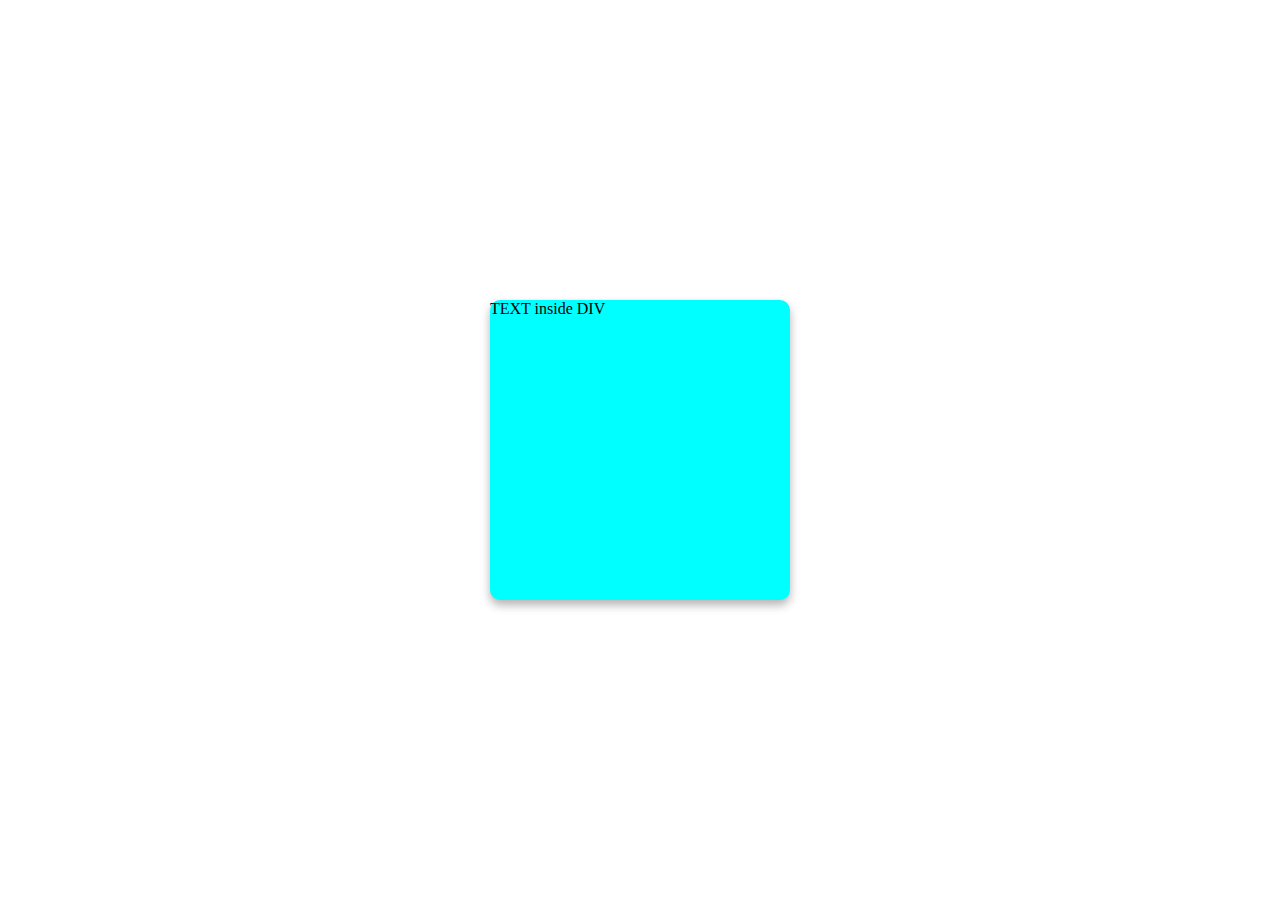
<file: 3rd class/index.html>
<!-- <!DOCTYPE html>
<html lang="en">

<head>
  <meta charset="UTF-8">
  <meta name="viewport" content="width=device-width, initial-scale=1.0">
  <title>Document</title>
  <link rel="stylesheet" href="style.css">
</head>

<body>
  <form action="/submit" method="post">
    <button type="submit" id="btn">Submit</button>
  </form>
</body>

</html> -->

<!DOCTYPE html>
<html lang="en">

<head>
  <meta charset="UTF-8">
  <meta name="viewport" content="width=device-width, initial-scale=1.0">
  <title>Document</title>
  <link rel="stylesheet" href="style.css">
</head>

<body>
  <div id="div1">
    TEXT inside DIV
  </div>
</body>

</html>
</file>
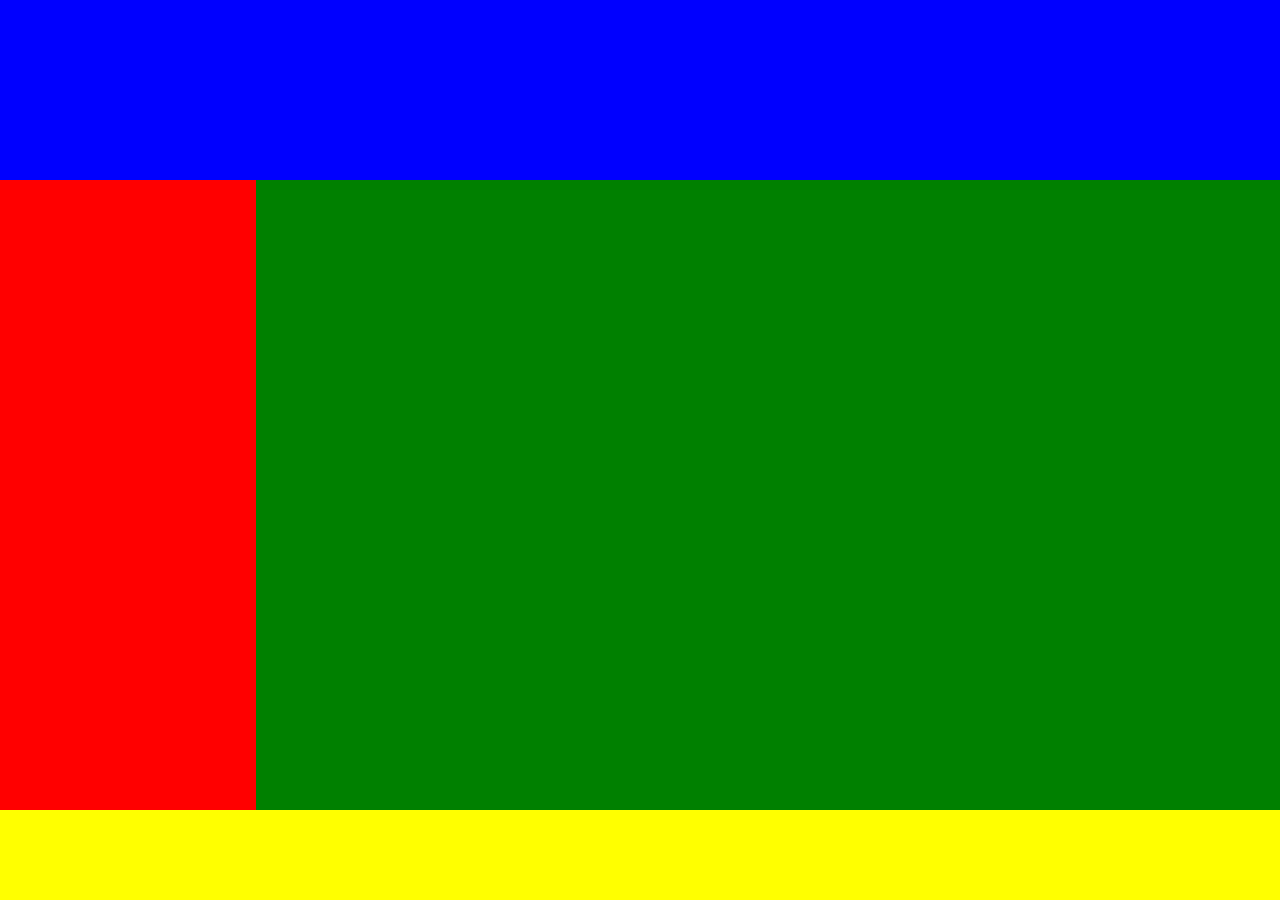
<file: 5th class/index.html>
<!DOCTYPE html>
<html lang="en">

<head>
  <meta charset="UTF-8">
  <meta name="viewport" content="width=device-width, initial-scale=1.0">
  <title>Document</title>
  <link rel="stylesheet" href="style.css">
</head>

<body>
  <div id="parent">
    <div id="header">

    </div>
    <div id="middle">
      <div id="middle_left">

      </div>
      <div id="middle_right">

      </div>
    </div>
    <div id="footer">

    </div>
  </div>

</body>

</html>
</file>
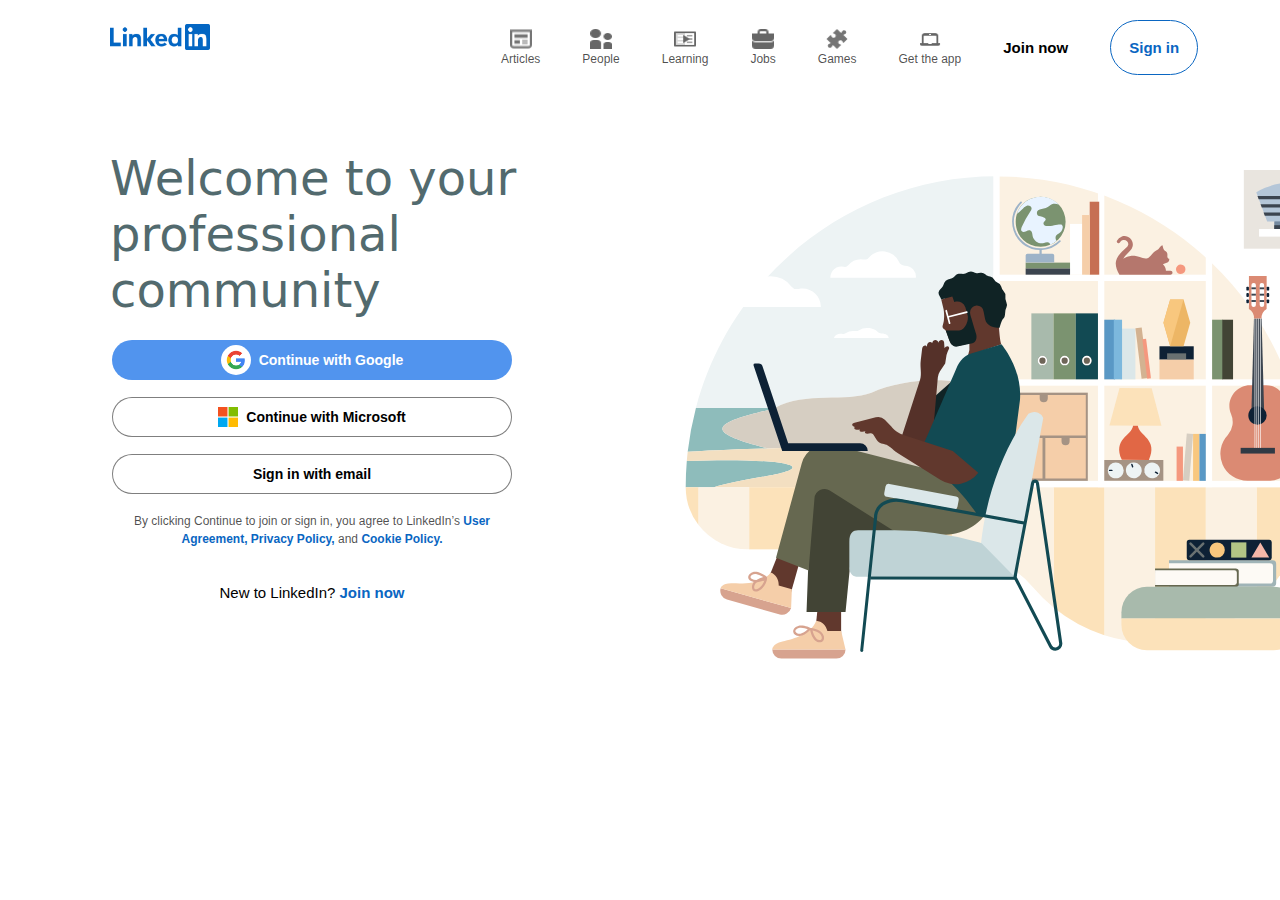
<file: 6th class/index.html>
<!DOCTYPE html>
<html lang="en">

<head>
  <meta charset="UTF-8">
  <meta name="viewport" content="width=device-width, initial-scale=1.0">
  <title>LinkedIn: Log In or Sign Up</title>
  <link rel="stylesheet" href="style.css">
</head>

<body>
  <div id="parent">
    <div id="div_top">
      <div id="div_top_left">
        <img src="linkedin.png" id="linkedin_logo">
      </div>
      <div id="div_top_right">
        <table id="tble1">
          <tr>
            <td><img class="top_icons" src="img/article.png"><br>Articles</td>
            <td><img class="top_icons" src="img/people.png"><br>People</td>
            <td><img class="top_icons" src="img/learning.png"><br>Learning</td>
            <td><img class="top_icons" src="img/jobs.png"><br>Jobs</td>
            <td><img class="top_icons" src="img/games.png"><br>Games</td>
            <td><img class="top_icons" src="img/get_app.png"><br>Get the app</td>
            <td><button id="btn3">Join now</button></td>
            <td><button id="btn4">Sign in</button></td>

          </tr>
        </table>
      </div>
    </div>

    <div id="div_bottom">
      <div id="div_bottom_left">
        <div id="div_top_textbox">
          <label id="box_text1">Welcome to your professional community</label>
          <table style="margin-top:20px; width: 15vw;">
            <tr>
              <td><button type="button" id="btn1"><img src="google.webp"
                    style="width: 20px;height: 20px; background-color: white; border-radius: 50%; padding: 5px;">
                  Continue with Google</button></td>
            </tr>
            <tr>
              <td><button type="button" class="btn2"><img src="microsoft.png" style="width: 20px;height: 20px; ">
                  Continue with Microsoft</button></td>
            </tr>
            <tr>
              <td><button type="button" class="btn2">Sign in with email</button></td>
            </tr>
            <tr>
              <td style="text-align: center;"><label id="box_text2">By clicking Continue to join or sign in, you agree
                  to LinkedIn’s <span class="box_text3">User Agreement, Privacy Policy,</span> and <span
                    class="box_text3">Cookie Policy.</span></label></td>
            </tr>
            <tr>
              <td style="text-align: center; padding-top: 20px;"><span id="box_text3">New to LinkedIn? <span
                    id="box_text4">Join now</span></span></td>
            </tr>

          </table>
        </div>
      </div>
      <div id="div_bottom_right">

      </div>

    </div>
  </div>
</body>

</html>
</file>
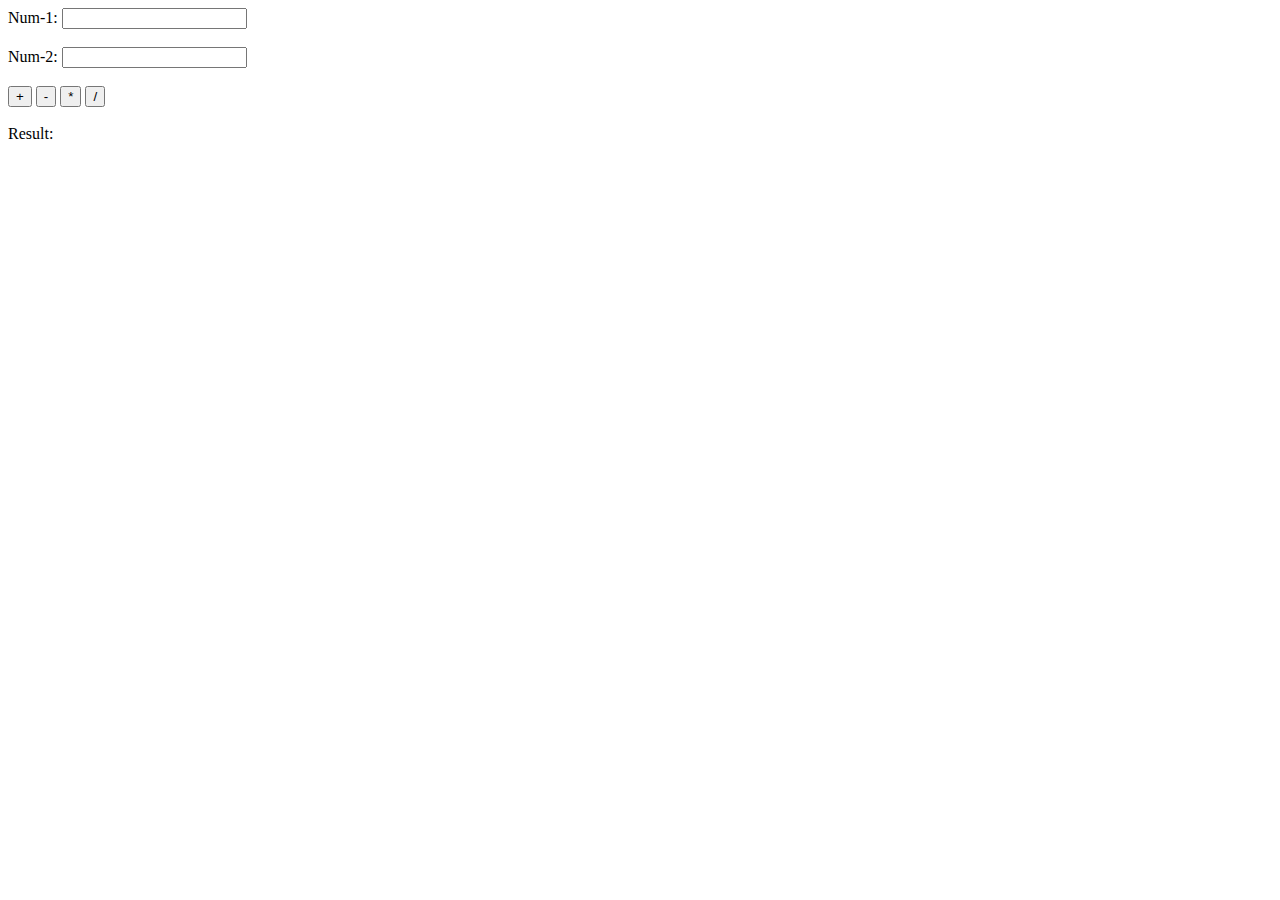
<file: 7th class/index.html>
<!DOCTYPE html>
<html lang="en">

<head>
  <meta charset="UTF-8">
  <meta name="viewport" content="width=device-width, initial-scale=1.0">
  <script src="script.js" defer></script>
</head>

<body>
  Num-1: <input type="text" id="num1">
  <br><br>
  Num-2: <input type="text" id="num2">
  <br><br>

  <button onclick="calculate('+')">+</button>
  <button onclick="calculate('-')">-</button>
  <button onclick="calculate('*')">*</button>
  <button onclick="calculate('/')">/</button>
  <br><br>

  Result: <span id="result"></span>
</body>

</html>
</file>
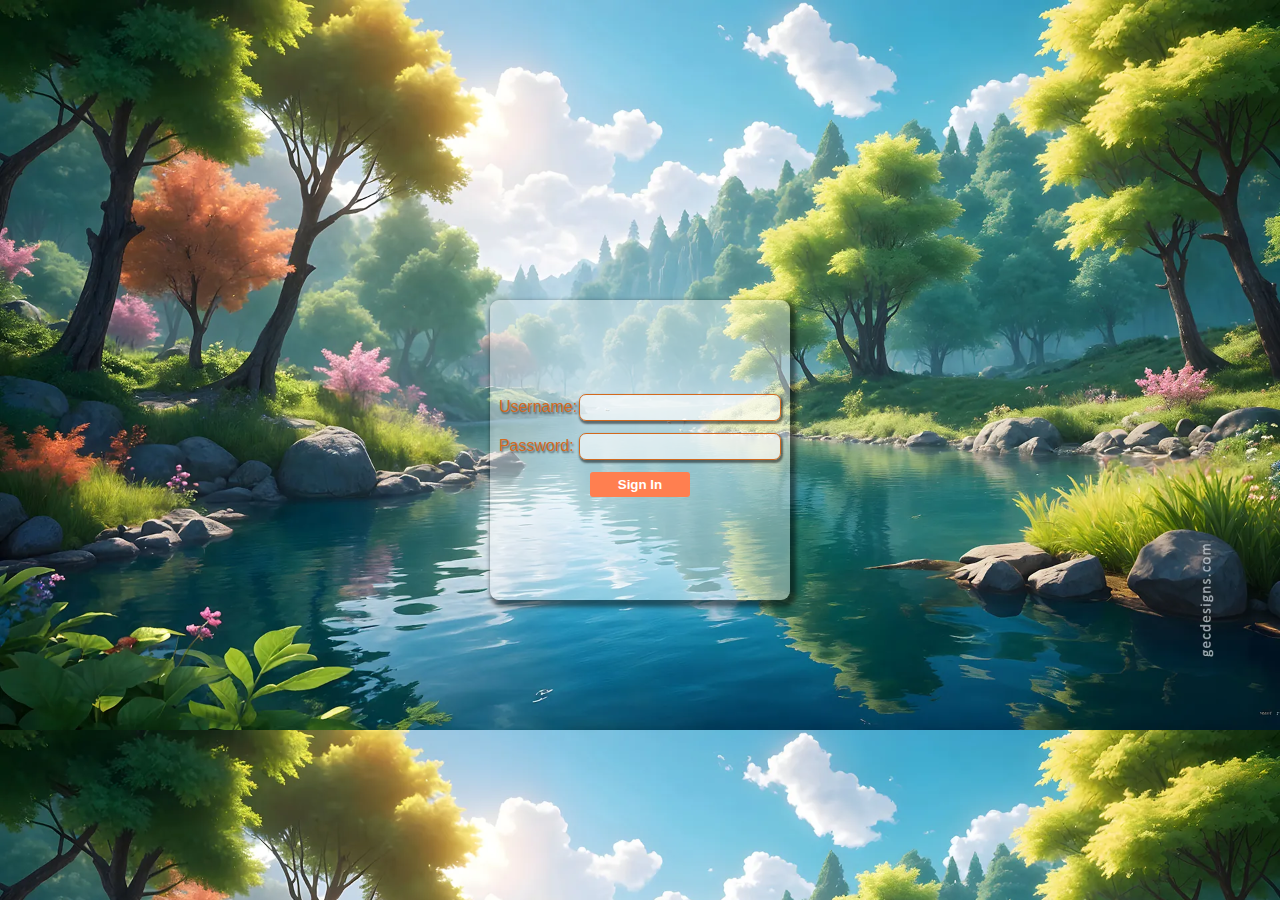
<file: 4th class/2/index.html>
<!DOCTYPE html>
<html lang="en">

<head>
  <meta charset="UTF-8">
  <meta name="viewport" content="width=device-width, initial-scale=1.0">
  <title>Document</title>
  <link rel="stylesheet" href="style.css">
</head>

<body>
  <div id="div1">
    <table>
      <tr>
        <td><label class="txt1">Username:</label></td>
        <td><input type="text" class="design1"></td>
      </tr>
      <tr>
        <td><label class="txt1">Password:</label></td>
        <td><input type="password" class="design1"></td>
      </tr>
      <tr>
        <td colspan="2"><button type="submit" id="btn1">Sign In</button></td>
      </tr>
    </table>
  </div>
</body>

</html>
</file>
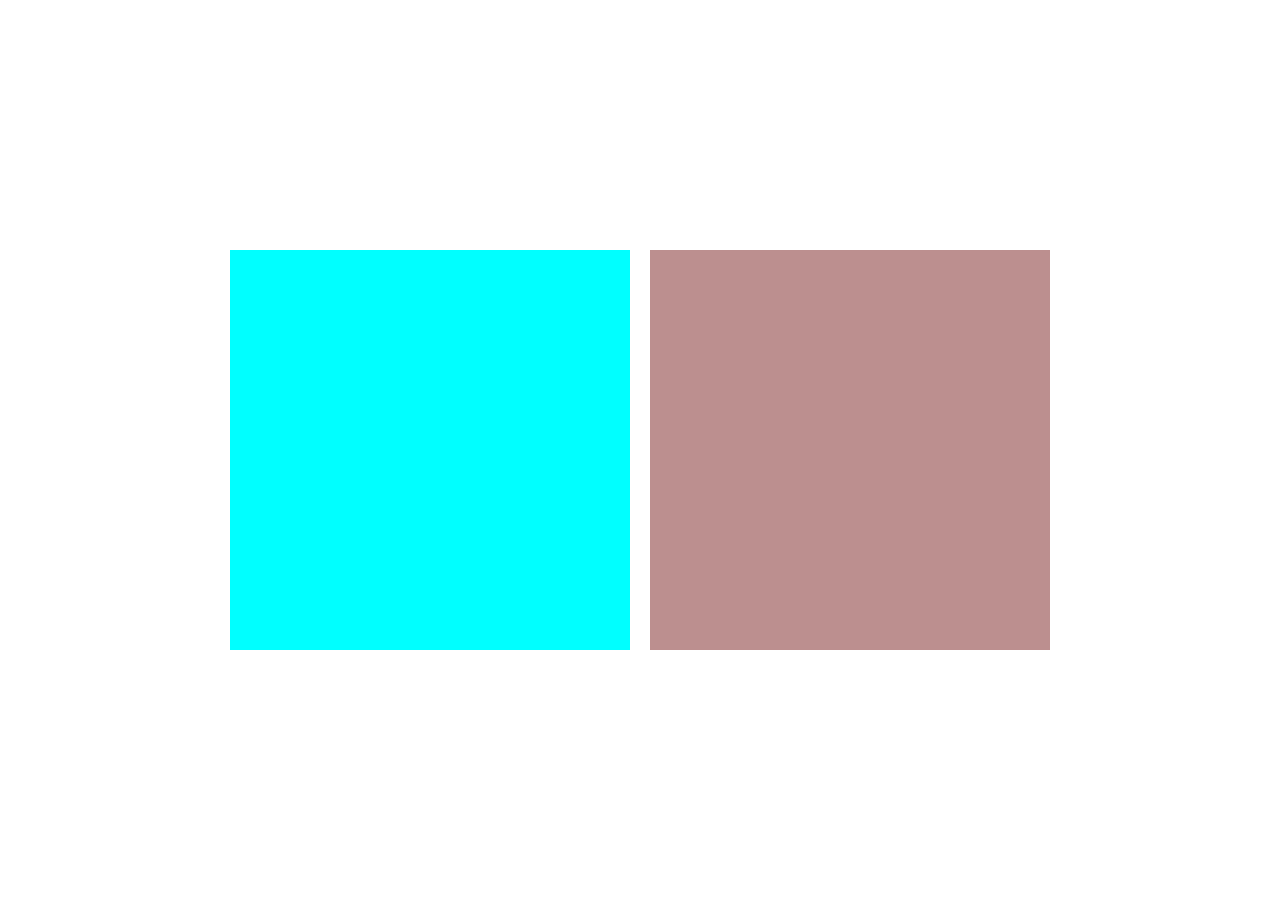
<file: 5th class/2/index.html>
<!DOCTYPE html>
<html lang="en">

<head>
  <meta charset="UTF-8">
  <meta name="viewport" content="width=device-width, initial-scale=1.0">
  <title>Document</title>
  <link rel="stylesheet" href="style.css">
</head>

<body>
  <div id="parent">
    <div id="div_left">

    </div>
    <div id="div_right">

    </div>
  </div>

</body>

</html>
</file>
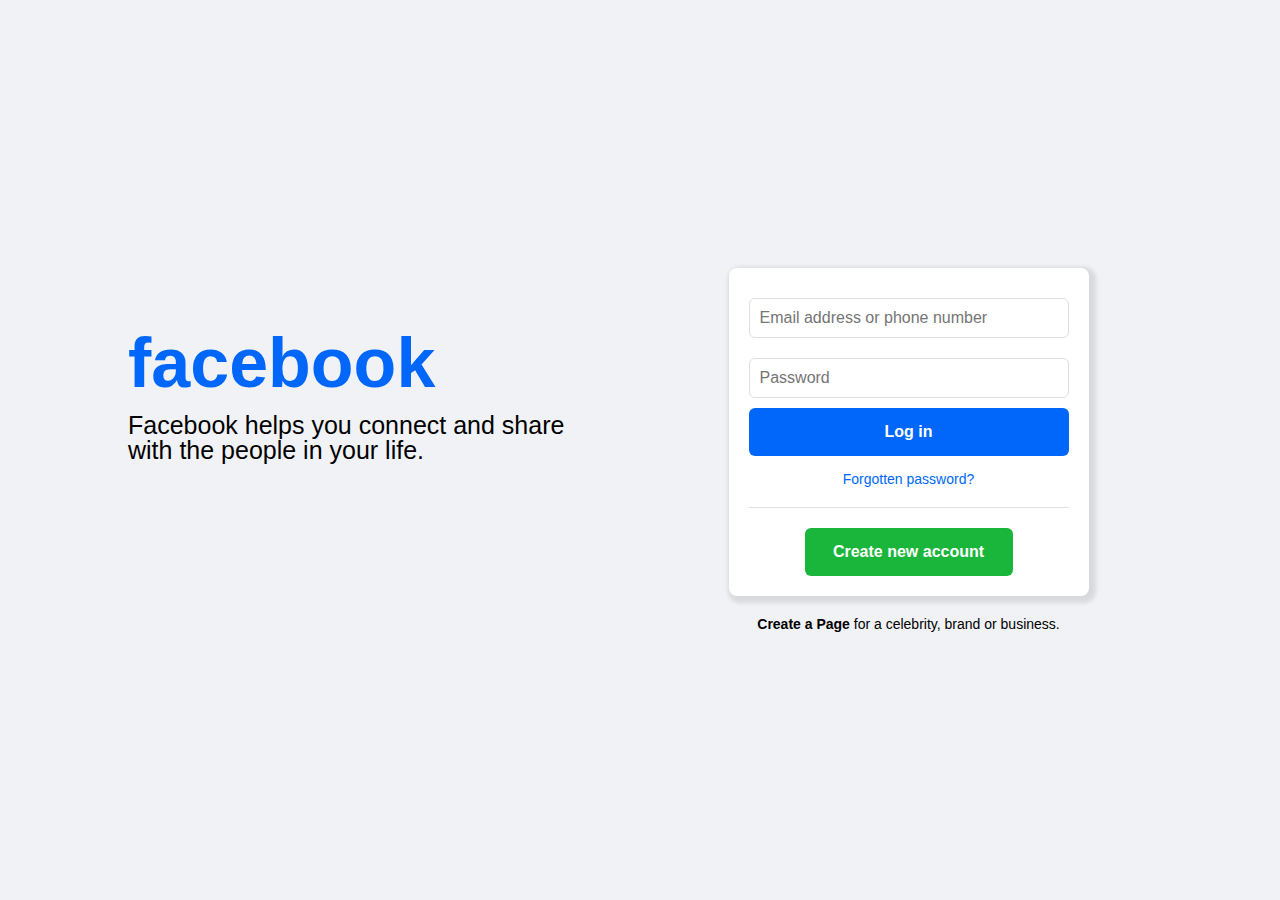
<file: 5th class/class work/index.html>
<!DOCTYPE html>
<html lang="en">

<head>
  <meta charset="UTF-8">
  <meta name="viewport" content="width=device-width, initial-scale=1.0">
  <title>Facebook Login</title>
  <link rel="stylesheet" href="styles.css">
</head>

<body>
  <div class="container">
    <!-- Left Side -->
    <div class="left-section">
      <h1 class="logo">facebook</h1>
      <p class="description">Facebook helps you connect and share<br>with the people in your life.</p>
    </div>

    <!-- Right Side -->
    <div class="right-section">
      <div class="login-box">
        <form>
          <input type="text" placeholder="Email address or phone number" class="input-field">
          <input type="password" placeholder="Password" class="input-field">
          <button type="submit" class="login-btn">Log in</button>
          <a href="#" class="forgot-password">Forgotten password?</a>
          <hr>
          <button type="button" class="create-account-btn">Create new account</button>
        </form>
      </div>
      <p class="footer-text"><b>Create a Page</b> for a celebrity, brand or business.</p>
    </div>
  </div>
</body>

</html>
</file>
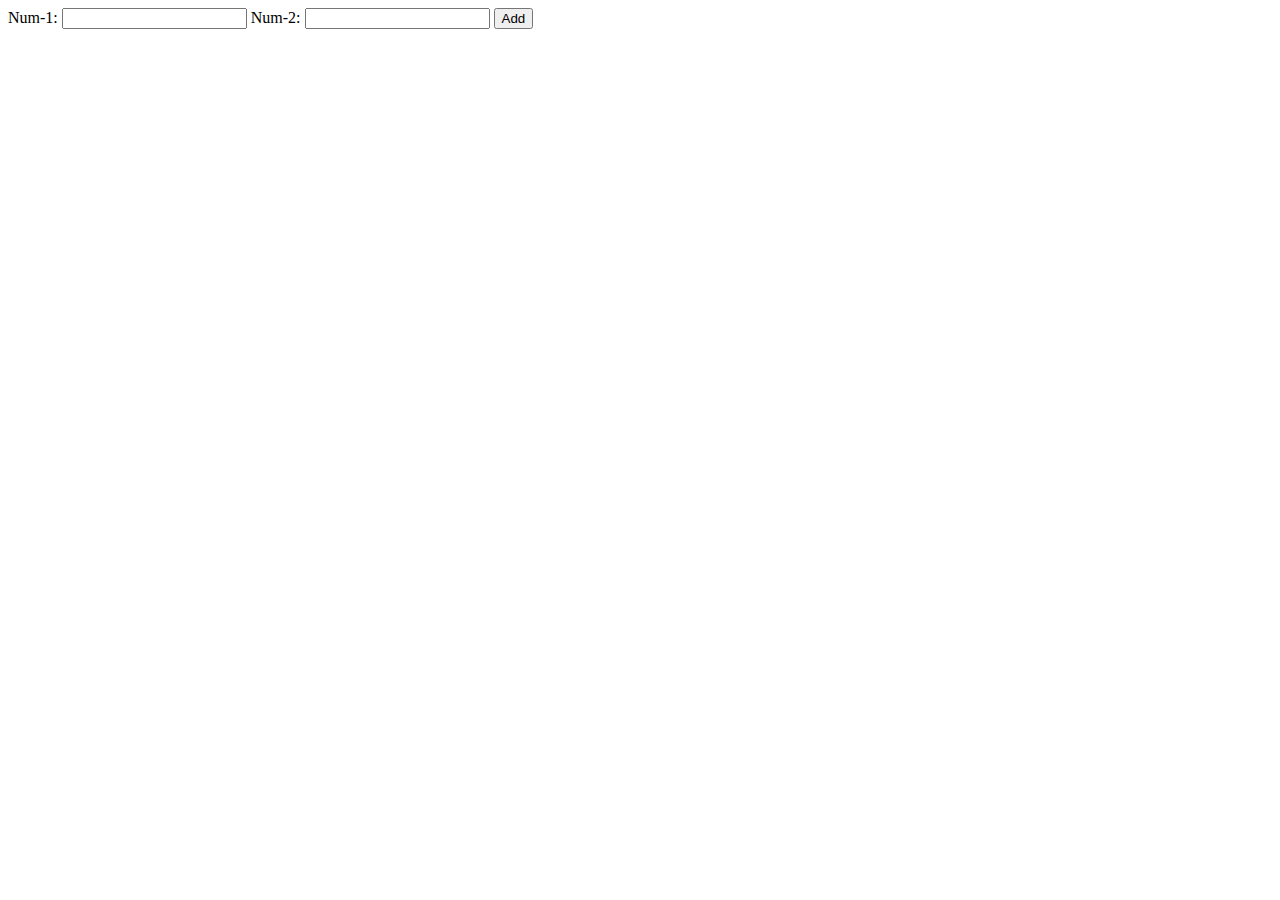
<file: 7th class/Addition calculator/index.html>
<!DOCTYPE html>
<html lang="en">

<head>
  <meta charset="UTF-8">
  <meta name="viewport" content="width=device-width, initial-scale=1.8">
  <title>Document</title>
  <script src="script.js"></script>
</head>

<body>
  Num-1: <input type="text" id="num1">
  Num-2: <input type="text" id="num2">
  <input type="submit" value="Add" onclick="showSomething();">
</body>

</html>
</file>
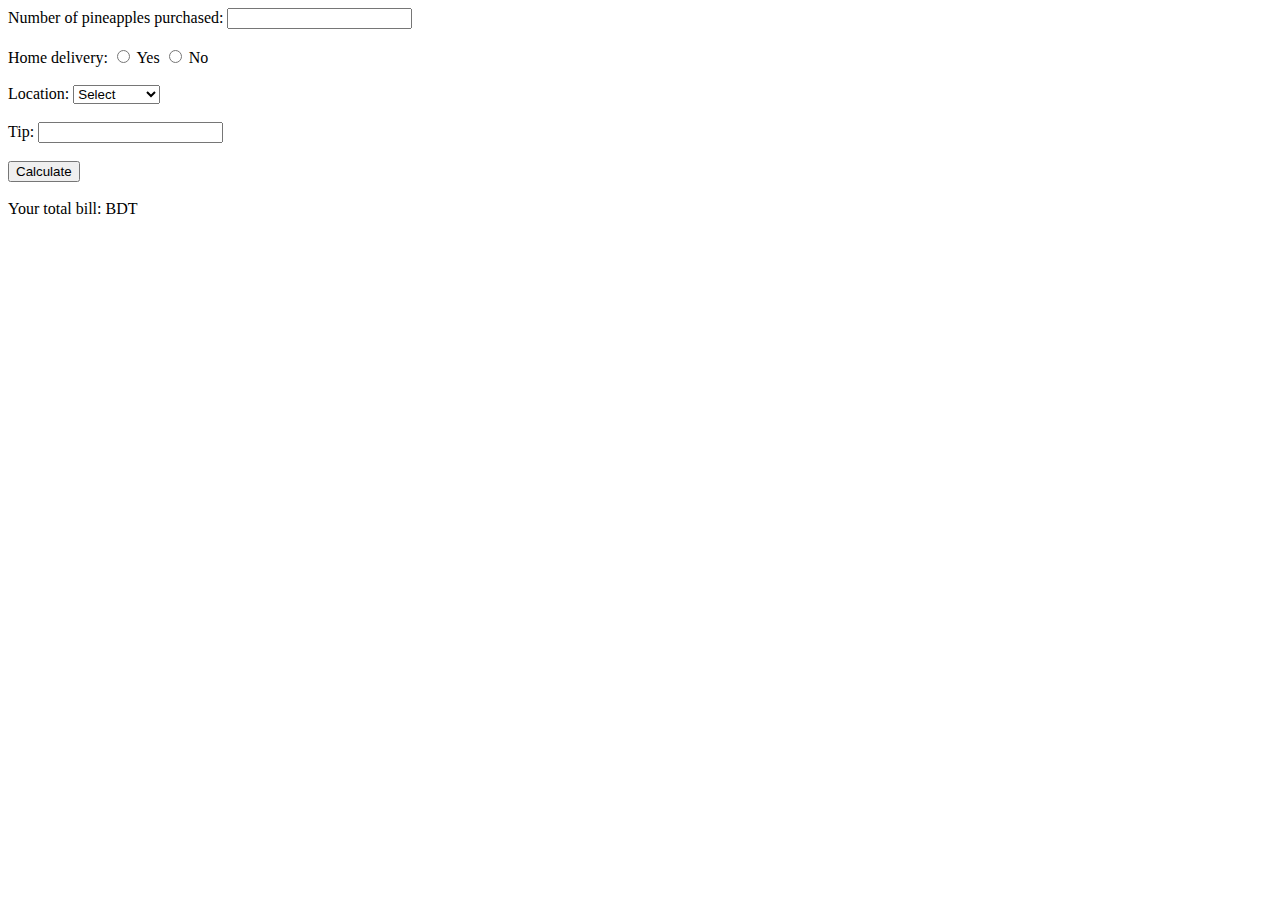
<file: 7th class/Class Work/index.html>
<!DOCTYPE html>
<html lang="en">

<head>
  <meta charset="UTF-8">
  <meta name="viewport" content="width=device-width, initial-scale=1.0">
  <title>Pineapple Punch Calculator</title>
  <script src="script.js" defer></script>
</head>

<body>
  Number of pineapples purchased: <input type="number" id="pineapples">

  <br><br>

  Home delivery:
  <input type="radio" id="deliveryYes" name="delivery" value="yes"> Yes
  <input type="radio" id="deliveryNo" name="delivery" value="no"> No

  <br><br>

  Location:
  <select id="location">
    <option value="" selected disabled>Select</option>
    <option value="dhaka">Dhaka</option>
    <option value="chittagong">Chittagong</option>
  </select>

  <br><br>

  Tip: <input type="number" id="tip">

  <br><br>

  <button onclick="calculateTotal()">Calculate</button><br><br>

  Your total bill: <span id="totalBill"></span> BDT
</body>

</html>
</file>
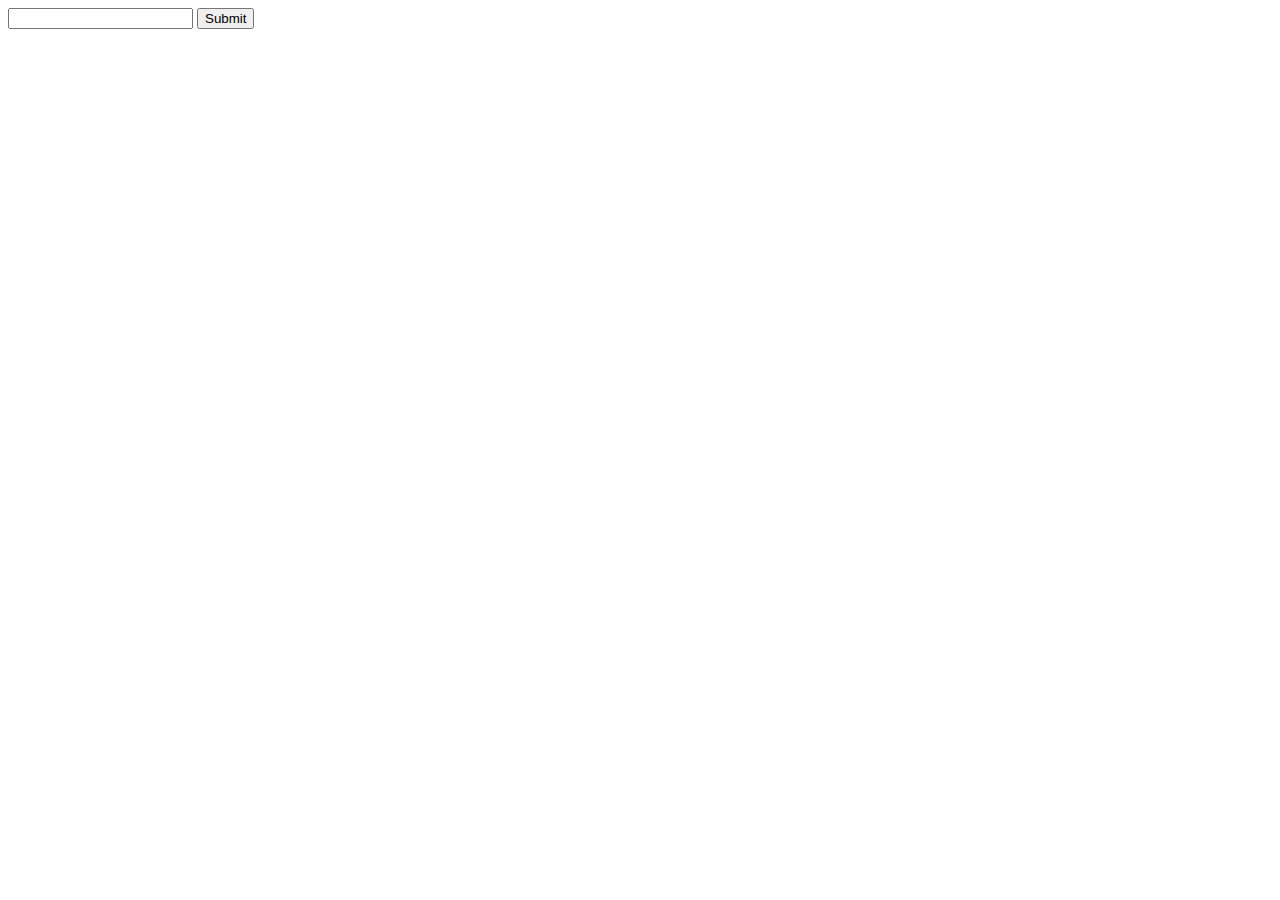
<file: 7th class/Regular Work/index.html>
<!DOCTYPE html>
<html lang="en">

<head>
  <meta charset="UTF-8">
  <meta name="viewport" content="width=device-width, initial-scale=1.0">
  <title>Document</title>
  <script src="script.js"></script>
</head>

<body>
  <input type="text">
  <input type="submit" value="Submit" onmouseover="showSomething();">
</body>

</html>
</file>
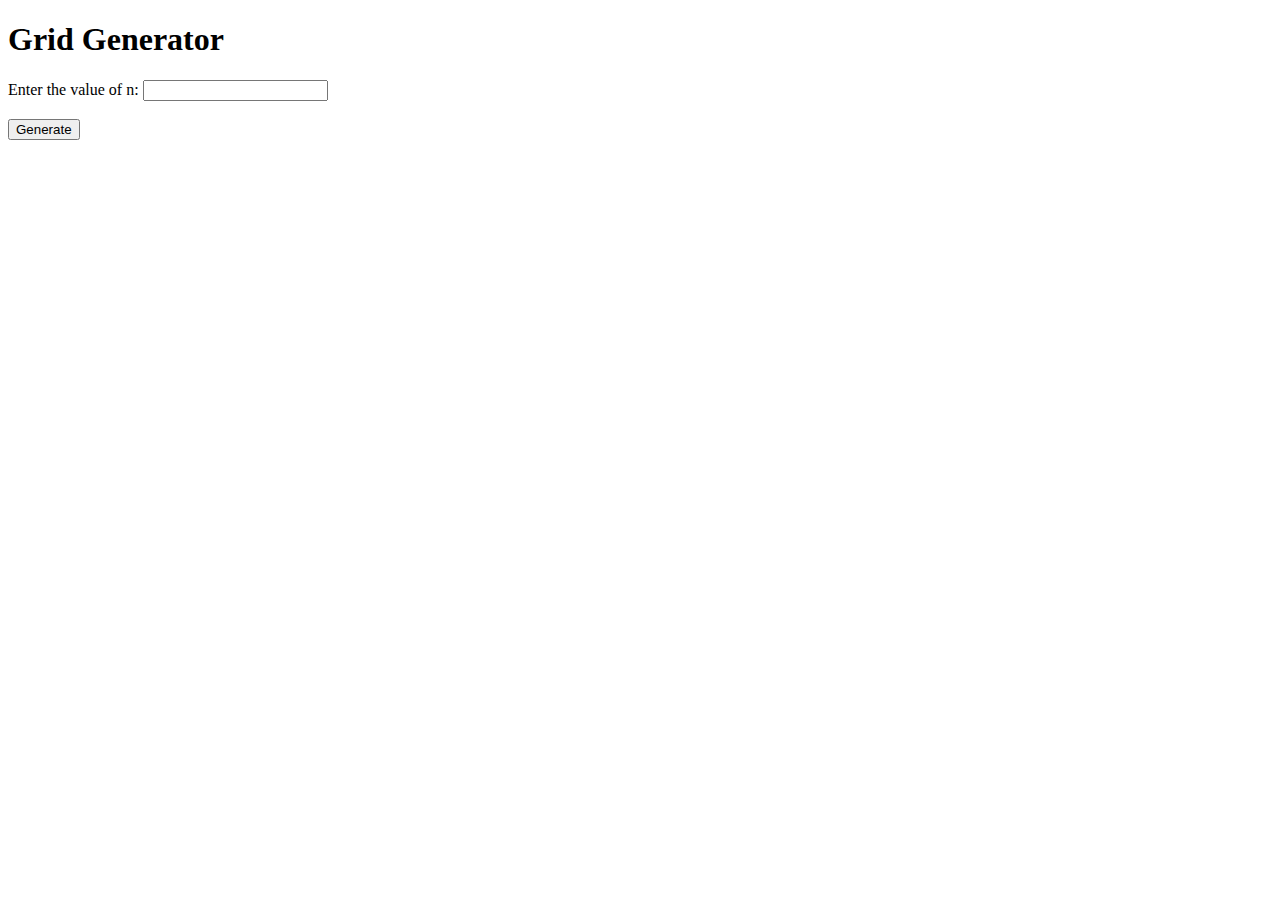
<file: 8th class/Chessboard/index.html>
<!DOCTYPE html>
<html>

<head>
  <title>Grid Generator</title>
</head>

<body>

  <h1>Grid Generator</h1>

  <form action="generate.php" method="post">
    <label for="n">Enter the value of n:</label>
    <input type="number" id="n" name="n" min="1" required>
    <br><br>
    <input type="submit" value="Generate">
  </form>

</body>

</html>
</file>
<file: 3rd class/style.css>
/* #btn {
  background-color: chocolate;
  width: 120px;
  height: 35px;
  color: white;
  font-weight: bold;
  border: 1px solid yellow;
  border-radius: 9px;
  box-shadow: 2px 3px 3px 2px rgba(244, 40, 4, 0);
} */

#div1 {
  height: 300px;
  width: 300px;
  background-color: aqua;
  position: absolute;
  top: 50%;
  left: 50%;
  transform: translate(-50%, -50%);
  border-radius: 10px;
  box-shadow: 0px 5px 10px rgba(0, 0, 0, 0.3);
}
</file>
<file: 5th class/style.css>
* {
  margin: 0;
  padding: 0;
}

#parent {
  display: grid;
  justify-content: center;
  align-items: center;
  height: 100vh;
  width: 100vw;
}

#header {
  width: 100vw;
  height: 20vh;
  background-color: blue;
}

#middle {
  display: flex;
  justify-content: center;
  align-items: center;
  width: 100vw;
  height: 70vh;
  background-color: blueviolet;
}

#middle_left {
  width: 20vw;
  height: 70vh;
  background-color: red;
}

#middle_right {
  width: 80vw;
  height: 70vh;
  background-color: green;
}

#footer {
  width: 100vw;
  height: 10vh;
  background-color: yellow;
}
</file>
<file: 6th class/style.css>
* {
  margin: 0;
  padding: 0;
}

#parent {
  display: grid;
  width: 100vw;
  height: 100vh;
}

#div_top {
  display: flex;
  width: 100vw;
  height: 10vh;
}

#div_top_left {
  width: 30vw;
}

#div_top_right {
  width: 70vw;
}

#div_bottom {
  width: 100vw;
  height: 90vh;
  display: flex;
}

#div_bottom_left {
  width: 50vw;
  height: 90vh;
}

#div_bottom_right {
  width: 50vw;
  height: 90vh;
  background-image: url(bg.svg);
  background-size: 99%;
  background-repeat: no-repeat;
  background-position: 40px 80px;
}

#div_top_textbox {
  width: 40vw;
  height: 30vh;
  margin: 60px 0 0 110px;
}

#box_text1 {
  font-family: -apple-system, system-ui, BlinkMacSystemFont, 'Segoe UI', Roboto, 'Helvetica Neue', 'Fira Sans', Ubuntu, Oxygen, 'Oxygen Sans', Cantarell, 'Droid Sans', 'Apple Color Emoji', 'Segoe UI Emoji', 'Segoe UI Emoji', 'Segoe UI Symbol', 'Lucida Grande', Helvetica, Arial, sans-serif;
  ;
  font-size: 48px;
  color: #526a6e;
}

#btn1 {
  width: 400px;
  height: 40px;
  background-color: #5194EE;
  color: white;
  border-radius: 30px;
  border: none;
  font-weight: bold;
  font-size: 14px;
  display: flex;
  align-items: center;
  gap: 8px;
  justify-content: center;
}

.btn2 {
  width: 400px;
  height: 40px;
  background-color: white;
  color: black;
  border-radius: 30px;
  border: 1px solid rgba(0, 0, 0, 0.5);
  font-weight: bold;
  font-size: 14px;
  display: flex;
  align-items: center;
  gap: 8px;
  justify-content: center;
}

#div_top_textbox td {
  padding-bottom: 15px;
}

#box_text2 {
  font-size: 12px;
  color: rgba(0, 0, 0, 0.7);
  font-family: Arial, Helvetica, sans-serif;

}

.box_text3 {
  font-weight: bold;
  color: #0A66C2;
  font-family: Arial, Helvetica, sans-serif;
}

#box_text3 {
  font-family: Arial, Helvetica, sans-serif;
  font-size: 15px;
}

#box_text4 {
  font-weight: bold;
  color: #0A66C2;
}

#linkedin_logo {
  width: 100px;
  height: 26px;
  padding: 24px 0 0 110px;
}

#tble1 {
  margin: 18px 0 0 115px;
  text-align: center;
  font-family: Arial, Helvetica, sans-serif;
  font-size: 12px;
  font-weight: 400;
  color: rgba(0, 0, 0, 0.7);

}

#tble1 td {
  padding-right: 40px;
}

.top_icons {
  width: 22px;
  height: 20px;
  opacity: 0.6;
}

#btn3 {
  border: none;
  background-color: transparent;
  font-size: 15px;
  font-weight: 600;
}

#btn4 {
  border: 1px solid #0A66C2;
  border-radius: 40px;
  background-color: transparent;
  font-size: 15px;
  font-weight: 600;
  color: #0A66C2;
  padding: 18px;

}
</file>
<file: 4th class/2/style.css>
* {
  margin: 0;
  padding: 0;
}

body {
  height: 100vh;
  width: 100vw;
  display: flex;
  justify-content: center;
  align-items: center;
  background-image: url(img/bg1.webp);
  background-size: 100%;
}

#div1 {
  width: 300px;
  height: 300px;
  background-color: rgba(255, 255, 255, 0.4);
  border-radius: 9px;
  box-shadow: 3px 4px 4px 3px rgba(0, 0, 0, 0.5);
  display: flex;
  justify-content: center;
  align-items: center;
}

.design1 {
  background-color: rgba(255, 255, 255, 0.6);
  border: 1px solid chocolate;
  width: 200px;
  height: 25px;
  border-radius: 7px;
  box-shadow: 1px 2px 2px 1px rgba(0, 0, 0, 0.5);
  color: chartreuse;
  font-weight: bold;
}

.txt1 {
  font-family: Arial, Helvetica, sans-serif;
  color: chocolate;
  text-shadow: 1px 2px 2px rgba(0, 0, 0, 0.5);
}

#btn1 {
  background-color: coral;
  color: white;
  border: none;
  border-radius: 3px;
  font-weight: bold;
  width: 100px;
  height: 25px;
  display: block;
  margin: 0 auto;
}

td {
  padding-bottom: 10px;
}
</file>
<file: 5th class/2/style.css>
* {
  margin: 0;
  padding: 0;
}

#parent {
  display: flex;
  justify-content: center;
  align-items: center;
  height: 100vh;
  width: 100vw;
}

#div_left {
  margin-right: 10px;
  width: 400px;
  height: 400px;
  background-color: aqua;
}

#div_right {
  margin-left: 10px;
  width: 400px;
  height: 400px;
  background-color: rosybrown;
}
</file>
<file: 5th class/class work/styles.css>
/* General reset for consistent styles */
* {
  margin: 0;
  padding: 0;
  box-sizing: border-box;
}

/* Body styling */
body {
  font-family: SFProDisplay-Regular, Helvetica, Arial, sans-serif;
  background-color: #f0f2f5;
  display: flex;
  justify-content: center;
  align-items: center;
  min-height: 100vh;
  margin: 0;
}

/* Main container */
.container {
  display: flex;
  justify-content: space-between;
  width: 80%;
  max-width: 1200px;
}

/* Left Section */
.left-section {
  flex: 1;
  margin-right: 50px;
  margin-top: 55px;
}

.logo {
  color: #0067fa;
  font-size: 70px;
  font-weight: bold;
  margin-bottom: 10px;
}

.description {
  font-size: 25px;
  color: black;
  line-height: 1;
}

/* Right Section */
.right-section {
  flex: 1;
  display: flex;
  flex-direction: column;
  align-items: center;
}

/* Login Box */
.login-box {
  background: #fff;
  padding: 20px;
  border-radius: 8px;
  box-shadow: 3px 3px 4px 4px rgba(0, 0, 0, 0.1);
  width: 360px;
  text-align: center;
}

.input-field {
  width: 100%;
  padding: 10px;
  margin: 10px 0;
  border: 1px solid #dddfe2;
  border-radius: 6px;
  font-size: 16px;
}

.login-btn {
  width: 100%;
  padding: 15px;
  background-color: #0067fa;
  color: white;
  font-size: 16px;
  font-weight: bold;
  border: none;
  border-radius: 6px;
  cursor: pointer;
}

.login-btn:hover {
  background-color: #0067fa;
}

.forgot-password {
  display: block;
  margin: 15px 0;
  font-size: 14px;
  color: #0067fa;
  text-decoration: none;
}

.forgot-password:hover {
  text-decoration: underline;
}

hr {
  margin: 20px 0;
  border: 0;
  border-top: 1px solid #dddfe2;
}

.create-account-btn {
  width: 65%;
  padding: 15px;
  background-color: rgba(26, 182, 59, 255);
  color: white;
  font-size: 16px;
  font-weight: bold;
  border: none;
  border-radius: 6px;
  cursor: pointer;
}

.create-account-btn:hover {
  background-color: rgba(26, 182, 59, 255);
}

/* Footer Text */
.footer-text {
  margin-top: 20px;
  font-size: 14px;
  color: black;
}
</file>
